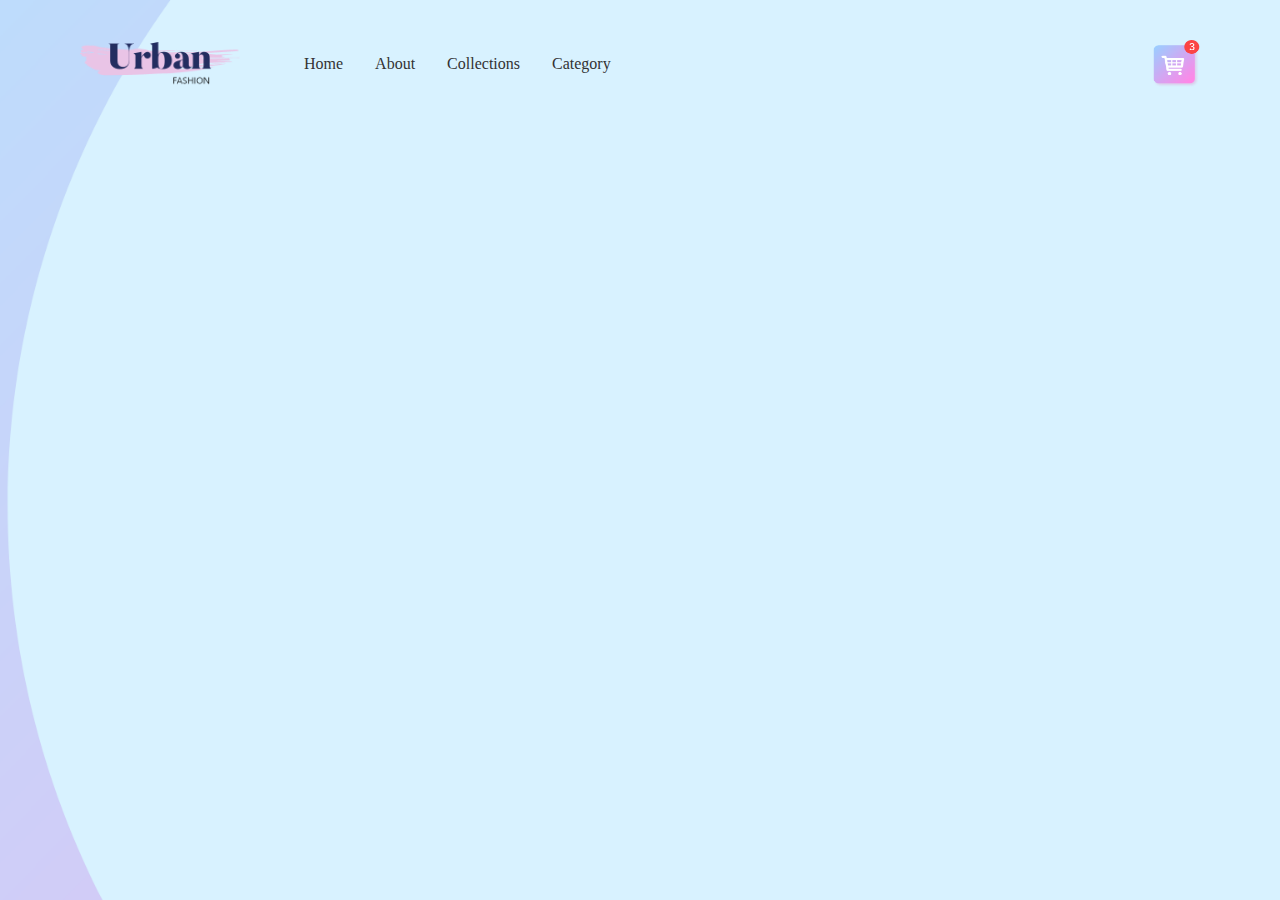
<file: project-1-simple-hero-page/index.html>
<!DOCTYPE html>
<html lang="en">
  <head>
    <meta charset="UTF-8" />
    <meta name="viewport" content="width=device-width, initial-scale=1.0" />
    <title>simple hero section</title>
    <link rel="stylesheet" href="style.css" />
  </head>
  <body>
    <!-- container  -->
    <div class="container">
      <div class="navbar">
        <nav>
          <img src="images/logo.png" class="logo" alt="logo" />
          <ul>
            <li><a href="#">Home</a></li>
            <li><a href="#">About</a></li>
            <li><a href="#">Collections</a></li>
            <li><a href="#">Category</a></li>
          </ul>
        </nav>
        <img src="images/cart.png" class="cart" alt="Shopping cart" />
      </div>

      <!-- content  -->
      <div class="content">
        <a href="#" class="animate-fadeInUP">Collections</a>
        <h1 class="animate-fadeInUp-delay1">
          You Should Always <br />
          Feel Pretty
        </h1>
        <p class="animate-fadeInUp-delay2">
          Cloths that are sure to heat up your winter
        </p>
        <div class="arrow-icons">
          <img src="images/back-arrow.png"  class="animate-fadeInUp-delay3" alt="back" />
          <img src="images/next-arrow.png" class="right animate-fadeInUp-delay3" alt="next" />
        </div>
      </div>
      <img src="images/img.png" class="hero-image animate-fadeInUp-delay2" alt="hero image" />
      <!--  sociial-links  -->
      <div class="sociial-links">
        <a href="#" class="animate-fadeInUp-delay1">Facebook</a>
        <a href="#" class="animate-fadeInUp-delay2">Instagram</a>
        <a href="#" class="animate-fadeInUp-delay2">Twitter</a>
      </div>
    </div>
  </body>
</html>
</file>
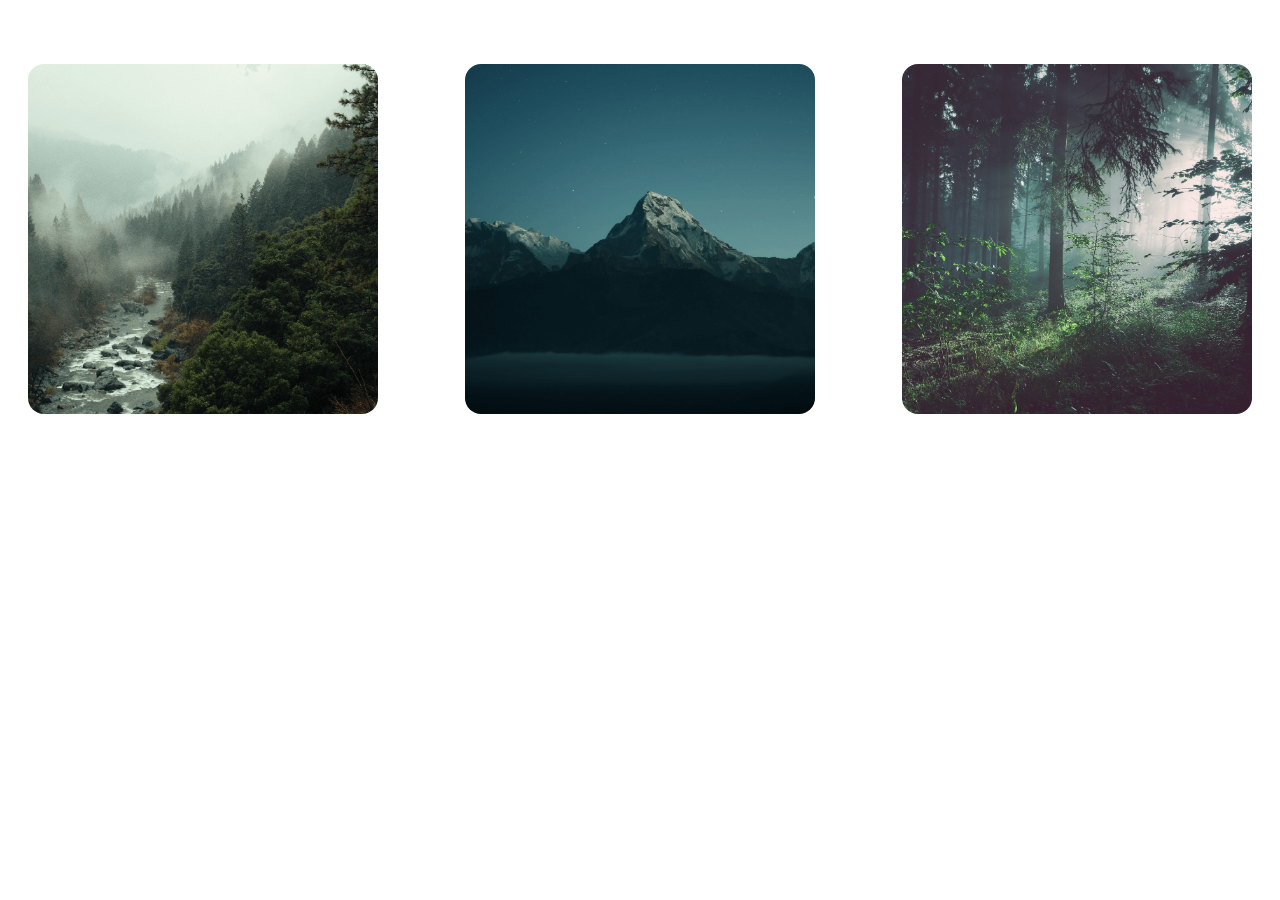
<file: project-2-good-card-with-hover/index.html>
<!DOCTYPE html>
<html lang="en">
  <head>
    <meta charset="UTF-8" />
    <meta name="viewport" content="width=device-width, initial-scale=1.0" />
    <title>Card Layout</title>
    <link
      rel="stylesheet"
      href="https://cdnjs.cloudflare.com/ajax/libs/font-awesome/6.6.0/css/all.min.css"
      integrity="sha512-Kc323vGBEqzTmouAECnVceyQqyqdsSiqLQISBL29aUW4U/M7pSPA/gEUZQqv1cwx4OnYxTxve5UMg5GT6L4JJg=="
      crossorigin="anonymous"
      referrerpolicy="no-referrer"
    />
    <link rel="stylesheet" href="style.css">
  </head>
  <body>
    <div class="container">
      <!-- Card 1 -->
      <div class="card-item--container">
        <img src="images/landscape-1.png" alt="Scenic mountain landscape" />
        <div class="card--text">
          <p>
            Lorem ipsum dolor sit, amet consectetur adipisicing elit. Voluptas
            iusto iure adipisci deleniti ipsum optio.
          </p>
          <div class="card--button">
            <a href="#" aria-label="Read more about scenic mountain landscape">Read More</a>
            <i class="fa-solid fa-arrow-right"></i>
          </div>
        </div>
      </div>
      <!-- Card 2 -->
      <div class="card-item--container">
        <img src="images/landscape-2.png" alt="Lush forest view" />
        <div class="card--text">
          <p>
            Lorem ipsum dolor sit, amet consectetur adipisicing elit. Voluptas
            iusto iure adipisci deleniti ipsum optio.
          </p>
          <div class="card--button">
            <a href="#" aria-label="Read more about lush forest view">Read More</a>
            <i class="fa-solid fa-arrow-right"></i>
          </div>
        </div>
      </div>
      <!-- Card 3 -->
      <div class="card-item--container">
        <img src="images/landscape-3.png" alt="Coastal sunset scene" />
        <div class="card--text">
          <p>
            Lorem ipsum dolor sit, amet consectetur adipisicing elit. Voluptas
            iusto iure adipisci deleniti ipsum optio.
          </p>
          <div class="card--button">
            <a href="#" aria-label="Read more about coastal sunset scene">Read More</a>
            <i class="fa-solid fa-arrow-right"></i>
          </div>
        </div>
      </div>
    </div>
  </body>
</html>
</file>
<file: project-1-simple-hero-page/style.css>
* {
  margin: 0;
  padding: 0;
  box-sizing: border-box;
  font-family: Cambria, Cochin, Georgia, Times, "Times New Roman", serif;
  color: #333;
}
/* ========= VARIABLES ========= */
:root {
  --primary-color: #a9baf6;
  --accent-color: #e495d7;
  --white: #fff;
}
/* ========= CONTAINER ========= */
.container {
  min-height: 100vh;
  background-image: url(images/background.png);
  background-size: cover;
  background-position: center;
  padding: 2.5rem 5rem;
  box-sizing: border-box;
}
/* ========= NAVBAR ========= */
.navbar {
  display: flex;
  justify-content: space-between;
  align-items: center;
  height: 3rem;
  cursor: pointer;
}
/* Logo and Cart Styling */
.logo {
  width: 10rem;
}
.cart {
  width: 3rem;
  height: 3rem;
}
nav {
  display: flex;
  align-items: center;
  gap: 4rem;
}
nav ul {
  display: flex;
  gap: 2rem;
}
nav ul li {
  list-style: none;
}
nav ul li a {
  text-decoration: none;
  font-weight: 500;
}

/* content  */
.content {
  margin-top: 10%;
  margin-left: 10%;
  position: relative;
}
.content a {
  text-decoration: none;
  background: linear-gradient(
    to right,
    var(--primary-color),
    var(--accent-color)
  );
  padding: 0.4rem 1.2rem;
  border-radius: 0.5rem;
  color: var(--white);
  font-weight: 500;
  display: inline-block;
}
.content h1 {
  font-size: 3.5rem;
  margin: 1rem 0;
  line-height: 1.2;
}
.content p {
  font-size: 1.1rem;
  margin-bottom: 1.5rem;
}
/* arrows  */
.arrow-icons img {
  width: 2.3rem;
  cursor: pointer;
  transition: transform 0.2s ease;
}
.arrow-icons img:hover {
  transform: scale(1.1);
}
.arrow-icons .right {
  margin-left: 1rem;
}

.hero-image {
  height: 90%;
  position: absolute;
  right: 5rem;
  bottom: 0;
  object-fit: contain;
}

/* social links  */
.sociial-links {
  transform: rotate(-90deg);
  position: absolute;
  left: -3rem;
  bottom: 10rem;
}
.sociial-links a {
  text-decoration: none;
  padding-right: 1rem;
}

/* ========= ANIMATION ========= */
.content a,
.content h1,
.content p,
.arrow-icons img,
.hero-image,
.sociial-links a {
  opacity: 0;
}
/* fade in part  */
.animate-fadeInUP {
  animation: fadeInUp 1s ease forwards;
}
@keyframes fadeInUp {
  0% {
    opacity: 0;
    transform: translateY(30px);
  }
  100% {
    opacity: 1;
    transform: translateY(0);
  }
}
/* set delay for fadeInUp  */

/* in h1  */
.animate-fadeInUp-delay1 {
  animation: fadeInUp 1s ease forwards;
  animation-delay: 0.5s;
}
/* in p  */
.animate-fadeInUp-delay2 {
  animation: fadeInUp 1s ease forwards;
  animation-delay: 1s;
}
/* in next and back  */
.animate-fadeInUp-delay3 {
  animation: fadeInUp 1s ease forwards;
  animation-delay: 1.5s;
}
</file>
<file: project-2-good-card-with-hover/style.css>
* {
  box-sizing: border-box;
}

body {
  margin: 0;
  font-family: Arial, sans-serif;
}

.container {
  display: grid;
  place-items: center;
  margin-top: 4rem;
  grid-template-columns: repeat(3, 1fr);
  gap: 2rem;
}

.card-item--container {
  position: relative;
  display: inline-block;
  overflow: hidden;
}

img {
  height: 350px;
  width: 350px;
  border-radius: 1rem;
  display: block;
  object-fit: cover;
}

.card--text {
  background: #333;
  width: 80%;
  max-width: 300px;
  padding: 1rem 1rem 2rem;
  border-radius: 1rem;
  position: absolute;
  bottom: 1rem;
  left: 50%;
  transform: translateX(-50%) translateY(10px);
  opacity: 0;
  transition: all 0.7s ease-in-out;
}

.card-item--container:hover .card--text {
  opacity: 1;
  transform: translateX(-50%) translateY(0);
}

.card--text p {
  color: #fff;
  font-size: 1rem;
  text-align: center;
  margin: 0 0 1rem;
}

.card--button {
  display: flex;
  justify-content: center;
  align-items: center;
  gap: 6px;
}

.card--button a {
  text-decoration: none;
  color: #32cd32;
  font-weight: 600;
  font-size: 1.1rem;
}

.card--button .fa-solid {
  color: #32cd32;
}

@media (max-width: 767px) {
  .container {
    grid-template-columns: 1fr;
    gap: 3rem;
  }

  img {
    width: 100%;
    max-width: 350px;
    height: auto;
  }

  .card--text {
    width: 90%;
  }
}

@media (min-width: 768px) and (max-width: 1199px) {
  .container {
    grid-template-columns: repeat(2, 1fr);
    gap: 3rem;
  }
}
</file>
